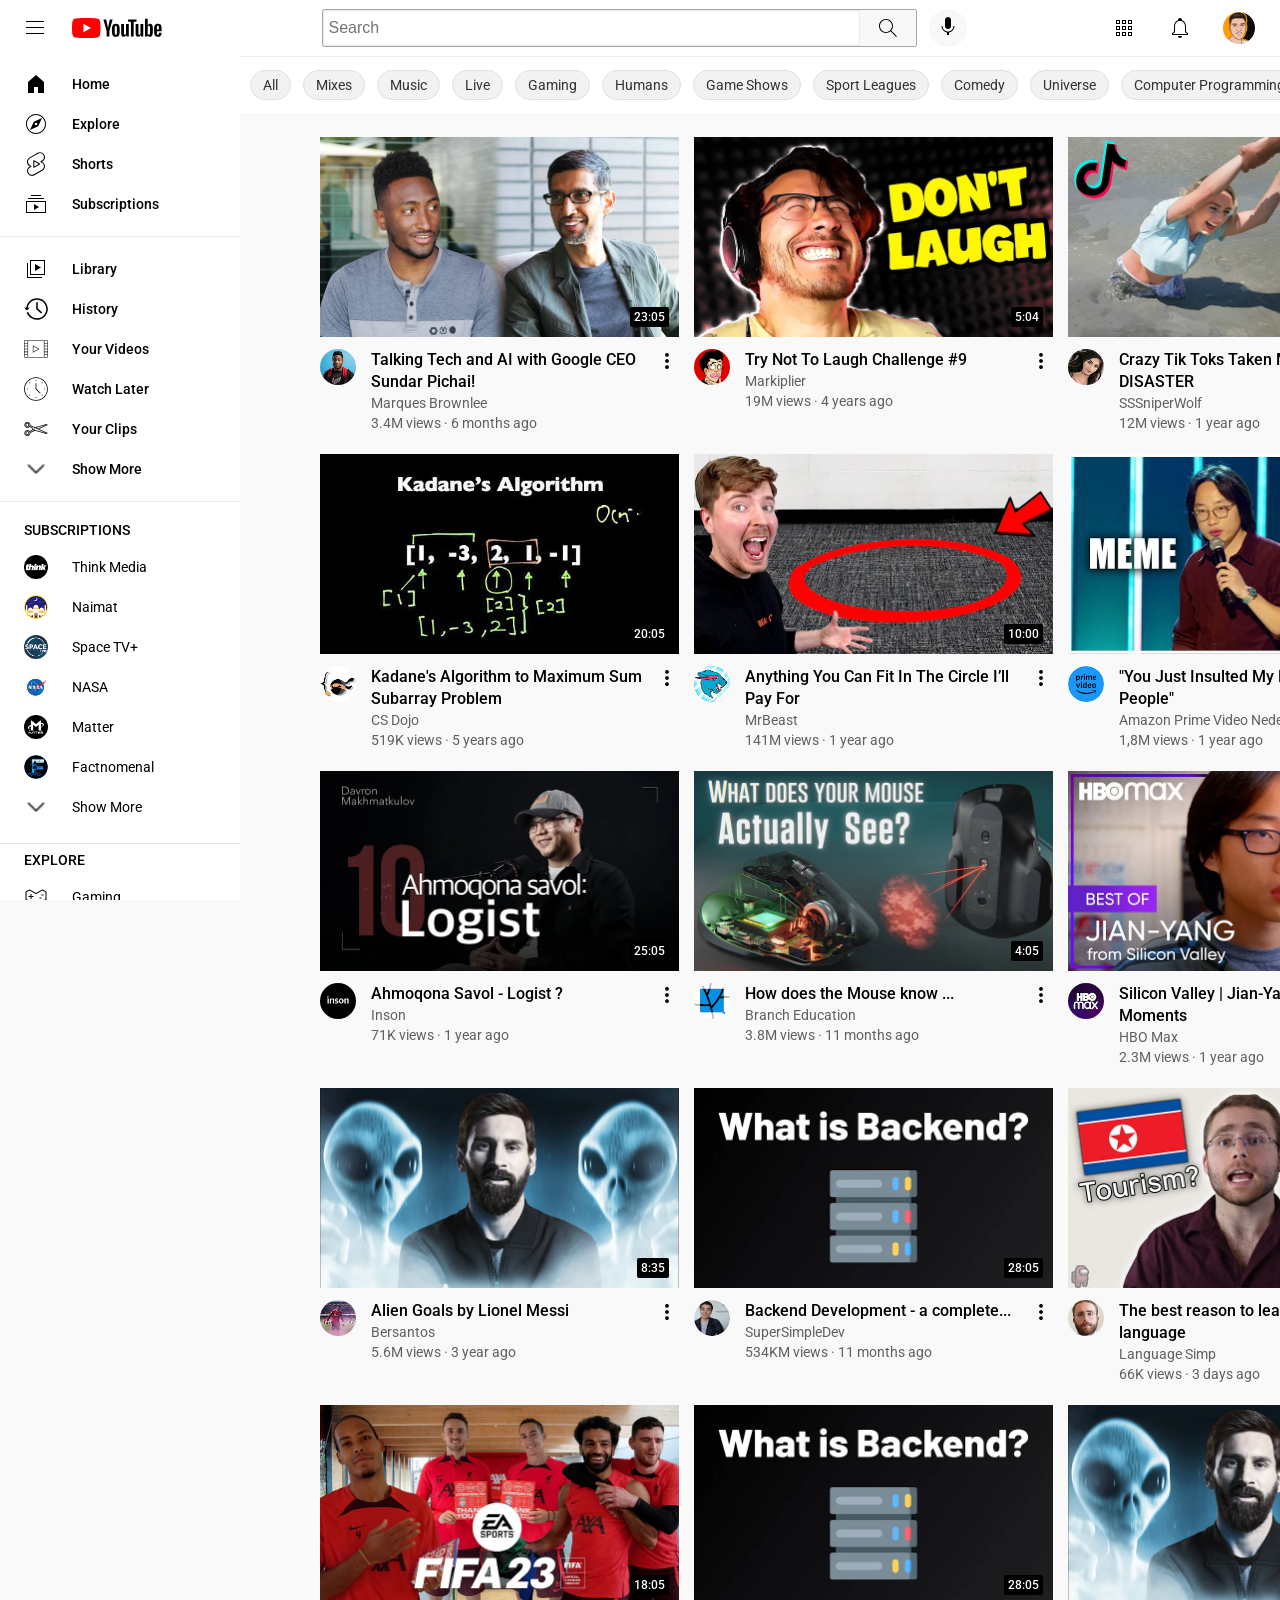
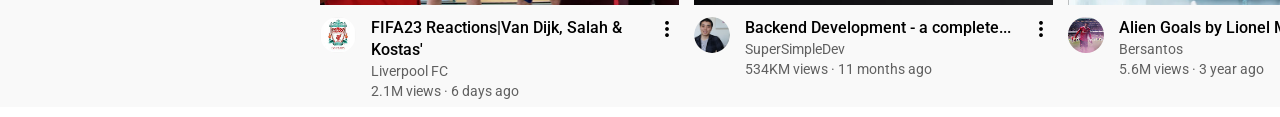
<file: youtube/index.html>
<!DOCTYPE html>
<html lang="en">
  <head>
    <meta charset="UTF-8" />
    <meta http-equiv="X-UA-Compatible" content="IE=edge" />
    <meta name="viewport" content="width=device-width, initial-scale=1.0" />

    <!-- Title -->
    <title>YouTube Clone</title>
    <!-- Title -->

    <!-- Stylesheets -->
    <link rel="stylesheet" href="./stylesheets/styles.css" />
    <link rel="stylesheet" href="./stylesheets/header.css" />
    <link rel="stylesheet" href="./stylesheets/mainbody.css" />
    <link rel="stylesheet" href="./stylesheets/sidebar.css" />
    <link rel="stylesheet" href="./stylesheets/videos.css" />
    <!-- Stylesheets -->
  </head>
  <body>
    <!-- Header -->
    <header>
      <!-- Left -->
      <div class="left-header">
        <img class="header-svg" src="./icons/hamburger-menu.svg" alt="" />
        <img id="youtube-logo" src="./icons/youtube-logo.svg" alt="" />
      </div>

      <!-- Middle -->
      <div class="middle-header">
        <div class="header-input-div">
          <input type="text" placeholder="Search" />
          <img class="header-svg" src="./icons/search.svg" alt="" />
        </div>
        <div class="header-svg-2-div">
          <img
            class="header-svg-2"
            src="./icons/voice-search-icon.svg"
            alt=""
          />
        </div>
      </div>

      <!-- Right -->
      <div class="right-header">
        <img src="./icons/youtube-apps.svg" alt="Apps" />
        <img src="./icons/notifications.svg" alt="" />
        <img src="./icons/profile.jpg" alt="" />
      </div>
    </header>
    <!-- End of a Header -->
    <!-- Main Content Body -->
    <main>
      <!-- Sidebar -->
      <div class="sidebar">
        <!-- Links container 1 -->
        <div class="sidebar-container-1">
          <!--  -->
          <div class="sidebar-container-1-1">
            <a href="#">
              <div>
                <img src="./icons/home.svg" alt="" />
                <span>Home</span>
              </div>
            </a>
            <a href="#">
              <div>
                <img src="./icons/explore.svg" alt="" />
                <span>Explore</span>
              </div>
            </a>
            <a href="#">
              <div>
                <img src="./icons/youtube-shorts-logo-15253.svg" alt="" />
                <span>Shorts</span>
              </div>
            </a>
            <a href="#">
              <div>
                <img src="./icons/subscriptions.svg" alt="" />
                <span>Subscriptions</span>
              </div>
            </a>
          </div>
          <div class="sidebar-container-1-2">
            <a href="#">
              <div>
                <img src="./icons/library.svg" alt="" />
                <span>Library</span>
              </div>
            </a>
            <a href="#">
              <div>
                <img src="./icons/history-7611.svg" alt="" />
                <span>History</span>
              </div>
            </a>
            <a href="#">
              <div>
                <img src="./icons/movie-2801.svg" alt="" />
                <span>Your Videos</span>
              </div>
            </a>
            <a href="#">
              <div>
                <img src="./icons/time-3488.svg" alt="" />
                <span>Watch Later</span>
              </div>
            </a>
            <a href="#">
              <div>
                <img src="./icons/scissors.png" alt="" />
                <span>Your Clips</span>
              </div>
            </a>
            <a href="#">
              <div>
                <img src="./icons/down-arrow.png" alt="" />
                <span>Show More</span>
              </div>
            </a>
          </div>
        </div>
        <div class="sidebar-container-2">
          <div class="subscriptions-div">SUBSCRIPTIONS</div>
          <div class="subscribed-channels">
            <a href="#">
              <div>
                <img src="./imgs/thunkinmedia.jpg" alt="" />
                <span>Think Media</span>
              </div>
            </a>
            <a href="#">
              <div>
                <img src="./imgs/naimat.jpg" alt="" />
                <span>Naimat</span>
              </div>
            </a>
            <a href="#">
              <div>
                <img src="./imgs/spacemedia.jpg" alt="" />
                <span>Space TV+</span>
              </div>
            </a>
            <a href="#">
              <div>
                <img src="./imgs/nasa.jpg" alt="" />
                <span>NASA</span>
              </div>
            </a>
            <a href="#">
              <div>
                <img src="./imgs/matter.jpg" alt="" />
                <span>Matter</span>
              </div>
            </a>
            <a href="#">
              <div>
                <img src="./imgs/factnomenal.jpg" alt="" />
                <span>Factnomenal</span>
              </div>
            </a>
            <a href="#">
              <div>
                <img src="./icons/down-arrow.png" alt="" />
                <span>Show More</span>
              </div>
            </a>
          </div>
        </div>
        <div class="sidebar-container-3">
          <div class="explore-div">EXPLORE</div>
          <div class="explore-channels">
            <a href="#">
              <div>
                <img src="./icons/youtube-gaming.svg" alt="" />
                <span>Gaming</span>
              </div>
            </a>
            <a href="#">
              <div>
                <img src="./icons/live.png" alt="" />
                <span>Live</span>
              </div>
            </a>
            <a href="#">
              <div>
                <img src="./icons/fashion.svg" alt="" />
                <span>Fashion & Beauty</span>
              </div>
            </a>
            <a href="#">
              <div>
                <img src="./icons/learning.svg" alt="" />
                <span>Learning</span>
              </div>
            </a>
            <a href="#">
              <div>
                <img src="./icons/sports.svg" alt="" />
                <span>Sports</span>
              </div>
            </a>
          </div>
        </div>
        <div class="sidebar-container-4">
          <div class="more-functions-title">MORE FROM YOUTUBE</div>
          <div class="more-functions-div">
            <a href="#">
              <div>
                <img src="./icons/studio.svg" alt="" />
                <span>Creator Studio</span>
              </div>
            </a>
            <a href="#">
              <div>
                <img src="./icons/music.svg" alt="" />
                <span>YouTube Music</span>
              </div>
            </a>
            <a href="#">
              <div>
                <img src="./icons/youtube.png" alt="" />
                <span>YouTube Kids</span>
              </div>
            </a>
            <a href="#">
              <div>
                <img src="./icons/icons8-tv-show-24.png" alt="" />
                <span>YouTube TV</span>
              </div>
            </a>
          </div>
        </div>
        <div class="sidebar-container-5">
          <div class="all-sets">
            <a href="#">
              <div>
                <img src="./icons/settings.svg" alt="" />
                <span>Settings</span>
              </div> </a
            ><a href="#">
              <div>
                <img src="./icons/report.svg" alt="" />
                <span>Report History</span>
              </div> </a
            ><a href="#">
              <div>
                <img src="./icons/help.svg" alt="" />
                <span>Help</span>
              </div> </a
            ><a href="#">
              <div>
                <img src="./icons/feedback.svg" alt="" />
                <span>Feedback</span>
              </div>
            </a>
          </div>
        </div>
        <div class="footer">
          <div class="top-footer">
            <a href="#">About</a>
            <a href="#">Press</a>
            <a href="#">Copyright</a>
            <a href="#">Contact us</a>
            <a href="#">Creators</a>
            <a href="#">Advertise</a>
            <a href="#">Developers</a>
          </div>
          <div class="middle-footer">
            <a href="#">Terms</a>
            <a href="#">Privacy</a>
            <a href="#">Policy & Safety</a>
            <a href="#">How YouTube works</a>
            <a href="#">Test new features</a>
          </div>
          <div class="bottom-footer">
            <p>© 2022 Google LLC</p>
          </div>
        </div>
      </div>
      <!-- End of Sidebar -->
      <!-- Options and Videos Container -->
      <div class="content-container">
        <!-- Suggestions -->
        <div class="small-header scroll">
          <a href="#">All</a>
          <a href="#">Mixes</a>
          <a href="#">Music</a>
          <a href="#">Live</a>
          <a href="#">Gaming</a>
          <a href="#">Humans</a>
          <a href="#">Game Shows</a>
          <a href="#">Sport Leagues</a>
          <a href="#">Comedy</a>
          <a href="#">Universe</a>
          <a href="#">Computer Programming</a>
          <a href="#">Balls</a>
          <a href="#">Pop Music</a>
          <a href="#">Science </a>
          <a href="#">Tech & Electronics</a>
          <a href="#">Podcasts</a>
          <a href="#">Language Learning</a>
          <a href="#">Cyber Sports</a>
          <a href="#">Discussions</a>
          <a href="#">Lifehacks</a>
          <a href="#">Rap</a>
          <a href="#">Biology</a>
          <a href="#">Dancing</a>
          <a href="#">Recently Uploaded</a>
        </div>
        <!-- Videos -->
        <div class="container">
          <div class="videos">
            <div class="thumbnail">
              <img src="./thumbnails/thumbnail-1.webp" alt="" />
              <div class="time">23:05</div>
            </div>
            <div class="video-details">
              <div class="channel-pic">
                <img src="./channel-pics/channel-1.jpeg" alt="" />
              </div>
              <div class="texts">
                <div class="left-side-of-text">
                  <h4>Talking Tech and AI with Google CEO Sundar Pichai!</h4>
                  <p>Marques Brownlee</p>
                  <span>3.4M views &#183; 6 months ago</span>
                </div>
                <div class="video-settings-button">
                  <img src="./icons/menu.png" alt="" />
                </div>
              </div>
            </div>
          </div>
          <div class="videos">
            <div class="thumbnail">
              <img src="./thumbnails/thumbnail-2.webp" alt="" />
              <div class="time">5:04</div>
            </div>
            <div class="video-details">
              <div class="channel-pic">
                <img src="./channel-pics/channel-2.jpeg" alt="" />
              </div>
              <div class="texts">
                <div class="left-side-of-text">
                  <h4>Try Not To Laugh Challenge #9</h4>
                  <p>Markiplier</p>
                  <span>19M views &#183; 4 years ago</span>
                </div>
                <div class="video-settings-button">
                  <img src="./icons/menu.png" alt="" />
                </div>
              </div>
            </div>
          </div>
          <div class="videos">
            <div class="thumbnail">
              <img src="./thumbnails/thumbnail-3.webp" alt="" />
              <div class="time">2:05</div>
            </div>
            <div class="video-details">
              <div class="channel-pic">
                <img src="./channel-pics/channel-3.jpeg" alt="" />
              </div>
              <div class="texts">
                <div class="left-side-of-text">
                  <h4>Crazy Tik Toks Taken Moments Before DISASTER</h4>
                  <p>SSSniperWolf</p>
                  <span>12M views &#183; 1 year ago</span>
                </div>
                <div class="video-settings-button">
                  <img src="./icons/menu.png" alt="" />
                </div>
              </div>
            </div>
          </div>
          <div class="videos">
            <div class="thumbnail">
              <img src="./thumbnails/thumbnail-4.webp" alt="" />
              <div class="time">12:05</div>
            </div>
            <div class="video-details">
              <div class="channel-pic">
                <img src="./channel-pics/channel-4.jpeg" alt="" />
              </div>
              <div class="texts">
                <div class="left-side-of-text">
                  <h4>
                    The Simplest Math Problem No One Can Solve - Collatz
                    Conjecture
                  </h4>
                  <p>Veritasium</p>
                  <span>18M views &#183; 4 months ago</span>
                </div>
                <div class="video-settings-button">
                  <img src="./icons/menu.png" alt="" />
                </div>
              </div>
            </div>
          </div>
          <div class="videos">
            <div class="thumbnail">
              <img src="./thumbnails/thumbnail-5.webp" alt="" />
              <div class="time">20:05</div>
            </div>
            <div class="video-details">
              <div class="channel-pic">
                <img src="./channel-pics/channel-5.jpeg" alt="" />
              </div>
              <div class="texts">
                <div class="left-side-of-text">
                  <h4>Kadane's Algorithm to Maximum Sum Subarray Problem</h4>
                  <p>CS Dojo</p>
                  <span>519K views &#183; 5 years ago</span>
                </div>
                <div class="video-settings-button">
                  <img src="./icons/menu.png" alt="" />
                </div>
              </div>
            </div>
          </div>
          <div class="videos">
            <div class="thumbnail">
              <img src="./thumbnails/thumbnail-6.webp" alt="" />
              <div class="time">10:00</div>
            </div>
            <div class="video-details">
              <div class="channel-pic">
                <img src="./channel-pics/channel-6.jpeg" alt="" />
              </div>
              <div class="texts">
                <div class="left-side-of-text">
                  <h4>Anything You Can Fit In The Circle I’ll Pay For</h4>
                  <p>MrBeast</p>
                  <span>141M views &#183; 1 year ago</span>
                </div>
                <div class="video-settings-button">
                  <img src="./icons/menu.png" alt="" />
                </div>
              </div>
            </div>
          </div>
          <div class="videos">
            <div class="thumbnail">
              <img src="./thumbnails/thumbnail-7.webp" alt="" />
              <div class="time">8:05</div>
            </div>
            <div class="video-details">
              <div class="channel-pic">
                <img src="./channel-pics/channel-7.jpeg" alt="" />
              </div>
              <div class="texts">
                <div class="left-side-of-text">
                  <h4>"You Just Insulted My Entire Race Of People"</h4>
                  <p>Amazon Prime Video Nederland</p>
                  <span>1,8M views &#183; 1 year ago</span>
                </div>
                <div class="video-settings-button">
                  <img src="./icons/menu.png" alt="" />
                </div>
              </div>
            </div>
          </div>
          <div class="videos">
            <div class="thumbnail">
              <img src="./thumbnails/thumbnail-8.webp" alt="" />
              <div class="time">3:45</div>
            </div>
            <div class="video-details">
              <div class="channel-pic">
                <img src="./channel-pics/channel-8.jpeg" alt="" />
              </div>
              <div class="texts">
                <div class="left-side-of-text">
                  <h4>Willow Smith - Wait a Minute</h4>
                  <p>Sweet Pitch</p>
                  <span>411 views &#183; 2 days ago</span>
                </div>
                <div class="video-settings-button">
                  <img src="./icons/menu.png" alt="" />
                </div>
              </div>
            </div>
          </div>
          <div class="videos">
            <div class="thumbnail">
              <img src="./thumbnails/thumbnail-9.webp" alt="" />
              <div class="time">25:05</div>
            </div>
            <div class="video-details">
              <div class="channel-pic">
                <img src="./channel-pics/channel-9.jpg" alt="" />
              </div>
              <div class="texts">
                <div class="left-side-of-text">
                  <h4>Ahmoqona Savol - Logist ?</h4>
                  <p>Inson</p>
                  <span>71K views &#183; 1 year ago</span>
                </div>
                <div class="video-settings-button">
                  <img src="./icons/menu.png" alt="" />
                </div>
              </div>
            </div>
          </div>
          <div class="videos">
            <div class="thumbnail">
              <img src="./thumbnails/thumbnail-10.webp" alt="" />
              <div class="time">4:05</div>
            </div>
            <div class="video-details">
              <div class="channel-pic">
                <img src="./channel-pics/channel-10.jpeg" alt="" />
              </div>
              <div class="texts">
                <div class="left-side-of-text">
                  <h4>How does the Mouse know ...</h4>
                  <p>Branch Education</p>
                  <span>3.8M views &#183; 11 months ago</span>
                </div>
                <div class="video-settings-button">
                  <img src="./icons/menu.png" alt="" />
                </div>
              </div>
            </div>
          </div>
          <div class="videos">
            <div class="thumbnail">
              <img src="./thumbnails/thumbnail-11.webp" alt="" />
              <div class="time">21:05</div>
            </div>
            <div class="video-details">
              <div class="channel-pic">
                <img src="./channel-pics/channel-11.jpeg" alt="" />
              </div>
              <div class="texts">
                <div class="left-side-of-text">
                  <h4>Silicon Valley | Jian-Yang`s best Moments</h4>
                  <p>HBO Max</p>
                  <span>2.3M views &#183; 1 year ago</span>
                </div>
                <div class="video-settings-button">
                  <img src="./icons/menu.png" alt="" />
                </div>
              </div>
            </div>
          </div>
          <div class="videos">
            <div class="thumbnail">
              <img src="./thumbnails/thumbnail-12.webp" alt="" />
              <div class="time">15:05</div>
            </div>
            <div class="video-details">
              <div class="channel-pic">
                <img src="./channel-pics/channel-12.jpeg" alt="" />
              </div>
              <div class="texts">
                <div class="left-side-of-text">
                  <h4>Vanihoyat Biz Vest`damiz...</h4>
                  <p>THOMPSON SCHOOL</p>
                  <span>9.7K views &#183; 5 days ago</span>
                </div>
                <div class="video-settings-button">
                  <img src="./icons/menu.png" alt="" />
                </div>
              </div>
            </div>
          </div>
          <div class="videos">
            <div class="thumbnail">
              <img src="./thumbnails/thumbnail-14.webp" alt="" />
              <div class="time">8:35</div>
            </div>
            <div class="video-details">
              <div class="channel-pic">
                <img src="./channel-pics/channel-14.jpeg" alt="" />
              </div>
              <div class="texts">
                <div class="left-side-of-text">
                  <h4>Alien Goals by Lionel Messi</h4>
                  <p>Bersantos</p>
                  <span>5.6M views &#183; 3 year ago</span>
                </div>
                <div class="video-settings-button">
                  <img src="./icons/menu.png" alt="" />
                </div>
              </div>
            </div>
          </div>
          <div class="videos">
            <div class="thumbnail">
              <img src="./thumbnails/thumbnail-13.webp" alt="" />
              <div class="time">28:05</div>
            </div>
            <div class="video-details">
              <div class="channel-pic">
                <img src="./channel-pics/my-channel.jpeg" alt="" />
              </div>
              <div class="texts">
                <div class="left-side-of-text">
                  <h4>Backend Development - a complete...</h4>
                  <p>SuperSimpleDev</p>
                  <span>534KM views &#183; 11 months ago</span>
                </div>
                <div class="video-settings-button">
                  <img src="./icons/menu.png" alt="" />
                </div>
              </div>
            </div>
          </div>
          <div class="videos">
            <div class="thumbnail">
              <img src="./thumbnails/thumbnail-15.webp" alt="" />
              <div class="time">23:05</div>
            </div>
            <div class="video-details">
              <div class="channel-pic">
                <img src="./channel-pics/channel-15.jpeg" alt="" />
              </div>
              <div class="texts">
                <div class="left-side-of-text">
                  <h4>The best reason to learn each language</h4>
                  <p>Language Simp</p>
                  <span>66K views &#183; 3 days ago</span>
                </div>
                <div class="video-settings-button">
                  <img src="./icons/menu.png" alt="" />
                </div>
              </div>
            </div>
          </div>
          <div class="videos">
            <div class="thumbnail">
              <img src="./thumbnails/thumbnail-16.webp" alt="" />
              <div class="time">18:05</div>
            </div>
            <div class="video-details">
              <div class="channel-pic">
                <img src="./channel-pics/channel-16.jpeg" alt="" />
              </div>
              <div class="texts">
                <div class="left-side-of-text">
                  <h4>FIFA23 Reactions|Van Dijk, Salah & Kostas'</h4>
                  <p>Liverpool FC</p>
                  <span>2.1M views &#183; 6 days ago</span>
                </div>
                <div class="video-settings-button">
                  <img src="./icons/menu.png" alt="" />
                </div>
              </div>
            </div>
          </div>
          <div class="videos">
            <div class="thumbnail">
              <img src="./thumbnails/thumbnail-16.webp" alt="" />
              <div class="time">18:05</div>
            </div>
            <div class="video-details">
              <div class="channel-pic">
                <img src="./channel-pics/channel-16.jpeg" alt="" />
              </div>
              <div class="texts">
                <div class="left-side-of-text">
                  <h4>FIFA23 Reactions|Van Dijk, Salah & Kostas'</h4>
                  <p>Liverpool FC</p>
                  <span>2.1M views &#183; 6 days ago</span>
                </div>
                <div class="video-settings-button">
                  <img src="./icons/menu.png" alt="" />
                </div>
              </div>
            </div>
          </div>
          <div class="videos">
            <div class="thumbnail">
              <img src="./thumbnails/thumbnail-13.webp" alt="" />
              <div class="time">28:05</div>
            </div>
            <div class="video-details">
              <div class="channel-pic">
                <img src="./channel-pics/my-channel.jpeg" alt="" />
              </div>
              <div class="texts">
                <div class="left-side-of-text">
                  <h4>Backend Development - a complete...</h4>
                  <p>SuperSimpleDev</p>
                  <span>534KM views &#183; 11 months ago</span>
                </div>
                <div class="video-settings-button">
                  <img src="./icons/menu.png" alt="" />
                </div>
              </div>
            </div>
          </div>
          <div class="videos">
            <div class="thumbnail">
              <img src="./thumbnails/thumbnail-14.webp" alt="" />
              <div class="time">8:35</div>
            </div>
            <div class="video-details">
              <div class="channel-pic">
                <img src="./channel-pics/channel-14.jpeg" alt="" />
              </div>
              <div class="texts">
                <div class="left-side-of-text">
                  <h4>Alien Goals by Lionel Messi</h4>
                  <p>Bersantos</p>
                  <span>5.6M views &#183; 3 year ago</span>
                </div>
                <div class="video-settings-button">
                  <img src="./icons/menu.png" alt="" />
                </div>
              </div>
            </div>
          </div>
          <div class="videos">
            <div class="thumbnail">
              <img src="./thumbnails/thumbnail-9.webp" alt="" />
              <div class="time">21:05</div>
            </div>
            <div class="video-details">
              <div class="channel-pic">
                <img src="./channel-pics/channel-9.jpg" alt="" />
              </div>
              <div class="texts">
                <div class="left-side-of-text">
                  <h4>Ahmoqona Savol - Logist ?</h4>
                  <p>Inson</p>
                  <span>71K views &#183; 1 year ago</span>
                </div>
                <div class="video-settings-button">
                  <img src="./icons/menu.png" alt="" />
                </div>
              </div>
            </div>
          </div>
        </div>
      </div>
      <!-- End of Options and Videos Container -->
    </main>
    <!-- End of Main Content Body -->
  </body>
</html>
</file>
<file: youtube/stylesheets/styles.css>
/* Imports */

@import url("https://fonts.googleapis.com/css2?family=Roboto:wght@300;400;500;700;900&display=swap");

/* Defaults */
* {
  padding: 0%;
  margin: 0;
}
body {
  padding-bottom: 5px;
  font-family: Roboto, Arial, sans-serif;
}
main {
  padding-top: 112px;
  padding-left: 320px;
  padding-right: 16px;
  background-color: #f9f9f9;
}
img {
  cursor: pointer;
}
a {
  text-decoration: none;
}
</file>
<file: youtube/stylesheets/header.css>
header {
  position: fixed;
  left: 0;
  right: 0;
  height: 56px;
  z-index: 10;
  display: flex;
  justify-content: space-between;
  align-items: center;
  background-color: rgb(255, 255, 255);
  padding-left: 10px;
}
.left-header {
  display: flex;
  align-items: center;
  justify-content: space-around;
  width: 164px;
  height: 100%;
}
.header-svg {
  width: 24px;
  height: 24px;
  color: aliceblue;
}
#youtube-logo {
  height: 20px;
  width: 90px;
}

.middle-header {
  display: flex;
  align-items: center;
  width: 728px;
  padding-left: 70px;
  margin-left: 15px;
}
.middle-header > .header-input-div {
  display: flex;
  align-items: center;
  height: 100%;
  flex-shrink: 3;
  border: 1px solid rgb(171, 167, 167);
  border-radius: 2px;
}
.middle-header > .header-input-div > input {
  border: none;
  width: 525px;
  height: 34px;
  padding-top: 1px;
  padding-left: 6px;
  padding-right: 6px;
  padding-bottom: 1px;
  outline: none;
  box-shadow: 0px 0px 2px 0px rgba(158, 158, 158, 0.75) inset;
  -webkit-box-shadow: 0px 0px 2px 0px rgba(158, 158, 158, 0.75) inset;
  -moz-box-shadow: 0px 0px 2px 0px rgba(158, 158, 158, 0.75) inset;
  font-size: 16px;
  transition: box-shadow 0.15s;
}
.middle-header > .header-input-div > input:active {
  box-shadow: 0px 0px 5px 0px rgba(40, 113, 242, 0.75) inset;
  -webkit-box-shadow: 0px 0px 5px 0px rgba(40, 113, 242, 0.75) inset;
  -moz-box-shadow: 0px 0px 5px 0px rgba(40, 113, 242, 0.75) inset;
}
.middle-header > .header-input-div > img {
  width: 24px;
  height: 24px;
  padding-left: 16px;
  padding-right: 16px;
  padding-bottom: 6px;
  padding-top: 6px;
  background-color: rgb(248, 248, 248);
  transition: background-color 0.15s;
}
.middle-header > .header-input-div > img:hover {
  background-color: rgb(222, 221, 221);
}
.header-svg-2-div {
  border: none;
  margin-left: 12px;
  padding-top: 5px;
  padding-bottom: 5px;
  padding-left: 7px;
  padding-right: 7px;
  background-color: rgb(248, 248, 248);
  transition: background-color 0.15s;
  border-radius: 50%;
}
.middle-header > .header-svg-2-div:hover {
  background-color: rgb(222, 221, 221);
}
.middle-header .header-svg-2 {
  width: 24px;
  height: 24px;
  color: aliceblue;
}

.right-header {
  display: flex;
  align-items: center;
  justify-content: space-between;
  width: 143px;
  height: 100%;
  padding-right: 25px;
}
.right-header > img {
  width: 24px;
  height: 24px;
}
.right-header > img:last-child {
  width: 32px;
  height: 32px;
  border-radius: 50%;
}
</file>
<file: youtube/stylesheets/mainbody.css>
/* Top Small Header - Horizontally */
.small-header {
  position: fixed;
  top: 56px;
  left: 240px;
  right: 0;
  height: 56px;
  z-index: 9;
  border-top: 1px solid #ededed;
  background-color: rgb(255, 255, 255);
  display: flex;
  align-items: center;
  justify-content: space-between;
  padding-left: 20px;
  padding-right: 20px;
  overflow-x: auto;
  white-space: nowrap;
  overscroll-behavior-inline: contain;
}
.scroll {
  scroll-snap-type: inline mandatory;
  scroll-padding-inline: 10px;
}
.scroll > * {
  scroll-snap-align: start;
}
.small-header::-webkit-scrollbar {
  height: 2px;
  width: 0;
}
.small-header > a {
  display: inline-block;
  text-decoration: none;
  color: #323232;
  padding-left: 12px;
  padding-right: 12px;
  background-color: #f2f2f2;
  padding-top: 6px;
  padding-bottom: 6px;
  border-radius: 16px;
  border: 1px solid #e0e0e0;
  margin-left: 12px;
  font-size: 14px;
  font-weight: 400;
  transition: background 0.15s;
}
.small-header > a:hover {
  background-color: #e5e3e3;
}
/* Small Header End */
.container {
  padding-top: 25px;
  display: grid;
  grid-template-columns: 359px 359px 359px 359px;
  grid-gap: 15px;
  z-index: 2;
}
</file>
<file: youtube/stylesheets/sidebar.css>
/* Main Sidebar */

.sidebar {
  position: fixed;
  left: 0;
  bottom: 0;
  top: 56px;
  width: 240px;
  z-index: 3;
  padding-top: 8px;
  padding-right: 0;
  background-color: white;
  overflow: scroll;
  overflow-x: hidden;
}

/* Main Sidebar */

/* Conatiner 1 */
.sidebar-container-1 {
  width: 100%;
  height: 450px;
}
.sidebar-container-1-1 {
  border-bottom: 1px solid #ececec;
  padding-bottom: 12px;
}
.sidebar-container-1-1 > a {
  text-decoration: none;
  color: black;
}
.sidebar-container-1-1 > a > div {
  display: flex;
  align-items: center;
  padding-left: 24px;
  padding-right: 24px;
  height: 40px;
}
.sidebar-container-1-1 > a > div:hover {
  background-color: #e5e5e5;
}
.sidebar-container-1-1 > a > div > img {
  width: 24px;
  height: 24px;
}
.sidebar-container-1-1 > a > div > span {
  margin-left: 24px;
  font-size: 14px;
  font-weight: 500;
}
.sidebar-container-1-2 {
  padding-top: 12px;
  padding-bottom: 12px;
  border-bottom: 1px solid #ececec;
}
.sidebar-container-1-2 > a {
  text-decoration: none;
  color: black;
}
.sidebar-container-1-2 > a > div {
  display: flex;
  align-items: center;
  padding-left: 24px;
  padding-right: 24px;
  height: 40px;
}
.sidebar-container-1-2 > a > div:hover {
  background-color: #e5e5e5;
}
.sidebar-container-1-2 > a > div > img {
  width: 24px;
  height: 24px;
}
.sidebar-container-1-2 > a > div > span {
  margin-left: 24px;
  font-size: 14px;
  font-weight: 500;
}

/* Contaier 1 end */

/* Container 2 */
.sidebar-container-2 {
  width: 100%;
  display: flex;
  flex-direction: column;
  padding-bottom: 16px;
  border-bottom: 1px solid #e5e5e5;
}
.subscriptions-div {
  width: 100%;
  height: 17px;
  padding-top: 8px;
  padding-bottom: 8px;
  padding-left: 24px;
  font-weight: 500;
  font-size: 14px;
}
.subscribed-channels > a {
  width: 100%;
}
.subscribed-channels > a > div {
  display: flex;
  align-items: center;
  padding-left: 24px;
  padding-right: 24px;
  height: 40px;
}
.subscribed-channels > a > div:hover {
  background-color: #e5e5e5;
}
.subscribed-channels > a > div > img {
  width: 24px;
  height: 24px;
  border-radius: 50%;
}
.subscribed-channels > a > div > span {
  margin-left: 24px;
  color: black;
  font-size: 14px;
}

/* Container 2 end */

/* Container 3 */
.sidebar-container-3 {
  width: 100%;
  height: 250px;
  /* background-color: orange; */
  border-bottom: 1px solid #e5e5e5;
}
.explore-div {
  width: 100%;
  height: 17px;
  padding-top: 8px;
  padding-bottom: 8px;
  padding-left: 24px;
  font-weight: 500;
  font-size: 14px;
}
.explore-channels > a {
  width: 100%;
}
.explore-channels > a > div {
  display: flex;
  align-items: center;
  padding-left: 24px;
  padding-right: 24px;
  height: 40px;
}
.explore-channels > a > div:hover {
  background-color: #e5e5e5;
}
.explore-channels > a > div > img {
  width: 24px;
  height: 24px;
}
.explore-channels > a > div > span {
  margin-left: 24px;
  color: black;
  font-size: 14px;
}

/* Container 3 end */

/* Container 4 */
.sidebar-container-4 {
  width: 100%;
  height: 193px;
  border-bottom: 1px solid #e5e5e5;
  padding-bottom: 16px;
}

.more-functions-title {
  width: 100%;
  height: 17px;
  padding-top: 8px;
  padding-bottom: 8px;
  padding-left: 24px;
  font-weight: 500;
  font-size: 14px;
}
.more-functions-div > a {
  width: 100%;
}
.more-functions-div > a > div {
  display: flex;
  align-items: center;
  padding-left: 24px;
  padding-right: 24px;
  height: 40px;
}
.more-functions-div > a > div:hover {
  background-color: #e5e5e5;
}
.more-functions-div > a > div > img {
  width: 24px;
  height: 24px;
}
.more-functions-div > a > div > span {
  margin-left: 24px;
  color: black;
  font-size: 14px;
}

/* Container 4 end */

/* Container 5 */
.sidebar-container-5 {
  width: 100%;
  height: 176px;
  border-bottom: 1px solid #e5e5e5;
}

.all-sets > a {
  width: 100%;
}
.all-sets > a > div {
  display: flex;
  align-items: center;
  padding-left: 24px;
  padding-right: 24px;
  height: 40px;
}
.all-sets > a > div:hover {
  background-color: #e5e5e5;
}
.all-sets > a > div > img {
  width: 24px;
  height: 24px;
}
.all-sets > a > div > span {
  margin-left: 24px;
  color: black;
  font-size: 14px;
}

/* Container 5 end */
.footer {
  width: 100%;
  height: 187px;
  padding-top: 16px;
  padding-bottom: 16px;
  padding-left: 24px;
  padding-right: 24px;
  display: flex;
  flex-direction: column;
  justify-content: space-between;
}
.top-footer {
  width: 194px;
  height: 54px;
}
.top-footer > a {
  color: #aaa;
  cursor: pointer;
  font-size: 13px;
  font-weight: 500;
  line-height: 18px;
  margin-right: 8px;
}
.middle-footer {
  width: 192px;
  height: 54px;
  /* margin-top: 12px; */
}
.middle-footer > a {
  color: #aaa;
  cursor: pointer;
  font-size: 13px;
  font-weight: 500;
  line-height: 18px;
  margin-right: 8px;
}
.middle-footer > a:nth-child(3) {
  display: block;
}
.middle-footer > a:nth-child(4) {
  display: block;
}
.bottom-footer {
  width: 100%;
  height: 50px;
  display: flex;
  justify-content: start;
  align-items: flex-end;
}
.bottom-footer > p {
  color: rgb(113, 113, 113);
  font-size: 12px;
  font-weight: 400;
  line-height: 18px;
}
::-webkit-scrollbar {
  width: 5px;
}
/* The end of Sidebar */
</file>
<file: youtube/stylesheets/videos.css>
.videos {
  height: 302px;
  cursor: pointer;
}
.thumbnail {
  width: 100%;
  height: 200px;
  background-color: rgb(165, 165, 165);
  position: relative;
}
.thumbnail > img {
  width: 100%;
  height: 100%;
}
.video-details {
  width: 100%;
  height: 100px;
  display: flex;
  margin-top: 12px;
}
.channel-pic {
  flex: 1;
  margin-right: 12px;
}
.channel-pic > img {
  width: 36px;
  height: 36px;
  border-radius: 50%;
}
.texts {
  flex: 8;
  display: flex;
}
.left-side-of-text {
  flex: 11;
}
.video-settings-button {
  flex: 1;
}
.video-settings-button > img {
  float: right;
}
.left-side-of-text > h4 {
  font-size: 16px;
  font-weight: 500;
  line-height: 22px;
}
.left-side-of-text > p {
  font-size: 14px;
  color: rgb(96, 96, 96);
  font-weight: 400;
  line-height: 20px;
}
.left-side-of-text > span {
  font-size: 14px;
  color: rgb(96, 96, 96);
  font-weight: 400;
  line-height: 20px;
  display: block;
}
.time {
  position: absolute;
  right: 10px;
  bottom: 10px;
  font-size: 12px;
  font-weight: 500;
  line-height: 12px;
  background-color: black;
  color: white;
  padding: 4px;
  border-radius: 2px;
}
</file>
